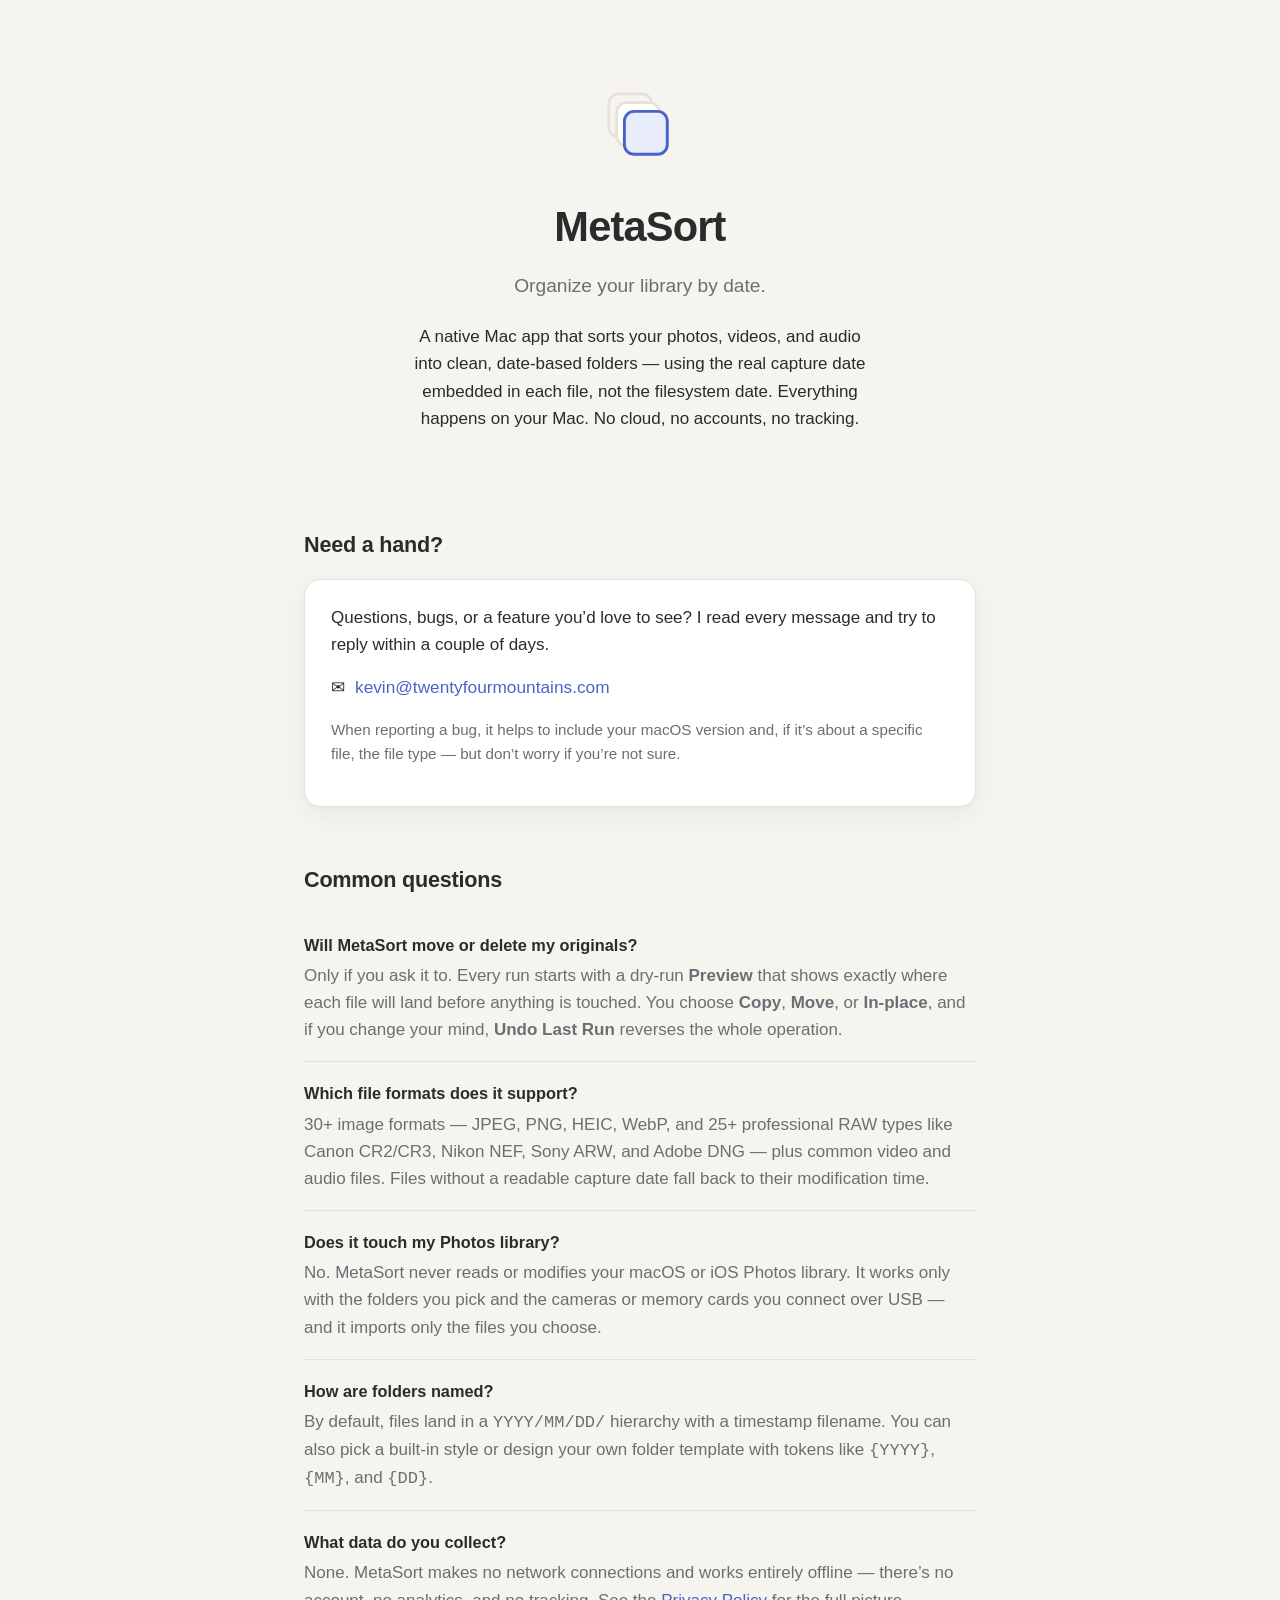
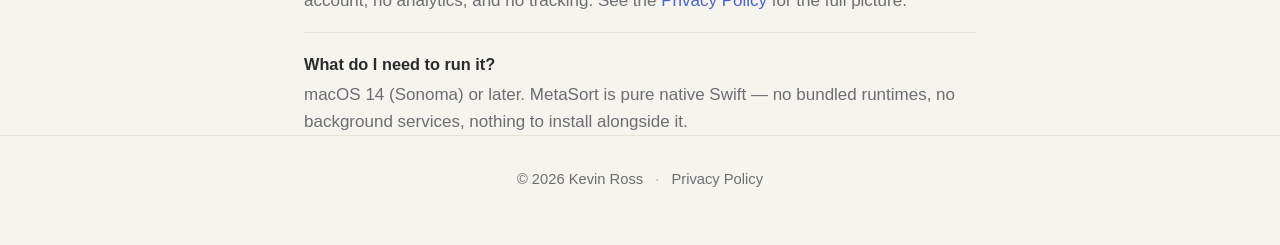
<file: metasort/index.html>
<!doctype html>
<html lang="en">
<head>
  <meta charset="utf-8">
  <meta name="viewport" content="width=device-width, initial-scale=1">
  <title>MetaSort — Support</title>
  <meta name="description" content="Support and help for MetaSort, a native macOS app that organizes photos, videos, and audio into date-based folders using their capture date.">
  <link rel="stylesheet" href="style.css">
</head>
<body>
  <header class="hero">
    <svg class="stack" viewBox="0 0 80 80" aria-hidden="true">
      <rect class="back"  x="8"  y="6"  width="44" height="44" rx="10"></rect>
      <rect class="mid"   x="16" y="15" width="44" height="44" rx="10"></rect>
      <rect class="front" x="24" y="24" width="44" height="44" rx="10"></rect>
    </svg>
    <h1>MetaSort</h1>
    <p class="tagline">Organize your library by date.</p>
    <p class="lede">A native Mac app that sorts your photos, videos, and audio into clean,
      date-based folders &mdash; using the real capture date embedded in each file, not the
      filesystem date. Everything happens on your Mac. No cloud, no accounts, no tracking.</p>
  </header>

  <main class="wrap">

    <section id="support">
      <h2>Need a hand?</h2>
      <div class="card">
        <p>Questions, bugs, or a feature you&rsquo;d love to see? I read every message
          and try to reply within a couple of days.</p>
        <p class="contact">
          <span aria-hidden="true">&#9993;</span>
          <a href="mailto:kevin@twentyfourmountains.com?subject=MetaSort%20support">kevin@twentyfourmountains.com</a>
        </p>
        <p class="small">When reporting a bug, it helps to include your macOS version and,
          if it&rsquo;s about a specific file, the file type &mdash; but don&rsquo;t worry if
          you&rsquo;re not sure.</p>
      </div>
    </section>

    <section id="faq">
      <h2>Common questions</h2>

      <div class="faq-item">
        <h3>Will MetaSort move or delete my originals?</h3>
        <p>Only if you ask it to. Every run starts with a dry-run <strong>Preview</strong> that
          shows exactly where each file will land before anything is touched. You choose
          <strong>Copy</strong>, <strong>Move</strong>, or <strong>In-place</strong>, and if you
          change your mind, <strong>Undo Last Run</strong> reverses the whole operation.</p>
      </div>

      <div class="faq-item">
        <h3>Which file formats does it support?</h3>
        <p>30+ image formats &mdash; JPEG, PNG, HEIC, WebP, and 25+ professional RAW types like
          Canon CR2/CR3, Nikon NEF, Sony ARW, and Adobe DNG &mdash; plus common video and audio
          files. Files without a readable capture date fall back to their modification time.</p>
      </div>

      <div class="faq-item">
        <h3>Does it touch my Photos library?</h3>
        <p>No. MetaSort never reads or modifies your macOS or iOS Photos library. It works only
          with the folders you pick and the cameras or memory cards you connect over USB &mdash;
          and it imports only the files you choose.</p>
      </div>

      <div class="faq-item">
        <h3>How are folders named?</h3>
        <p>By default, files land in a <code>YYYY/MM/DD/</code> hierarchy with a timestamp
          filename. You can also pick a built-in style or design your own folder template with
          tokens like <code>{YYYY}</code>, <code>{MM}</code>, and <code>{DD}</code>.</p>
      </div>

      <div class="faq-item">
        <h3>What data do you collect?</h3>
        <p>None. MetaSort makes no network connections and works entirely offline &mdash; there&rsquo;s
          no account, no analytics, and no tracking. See the <a href="privacy.html">Privacy Policy</a>
          for the full picture.</p>
      </div>

      <div class="faq-item">
        <h3>What do I need to run it?</h3>
        <p>macOS 14 (Sonoma) or later. MetaSort is pure native Swift &mdash; no bundled runtimes,
          no background services, nothing to install alongside it.</p>
      </div>
    </section>

  </main>

  <footer>
    <div class="wrap">
      &copy; 2026 Kevin Ross
      <span class="dot">&middot;</span>
      <a href="privacy.html">Privacy Policy</a>
    </div>
  </footer>
</body>
</html>
</file>
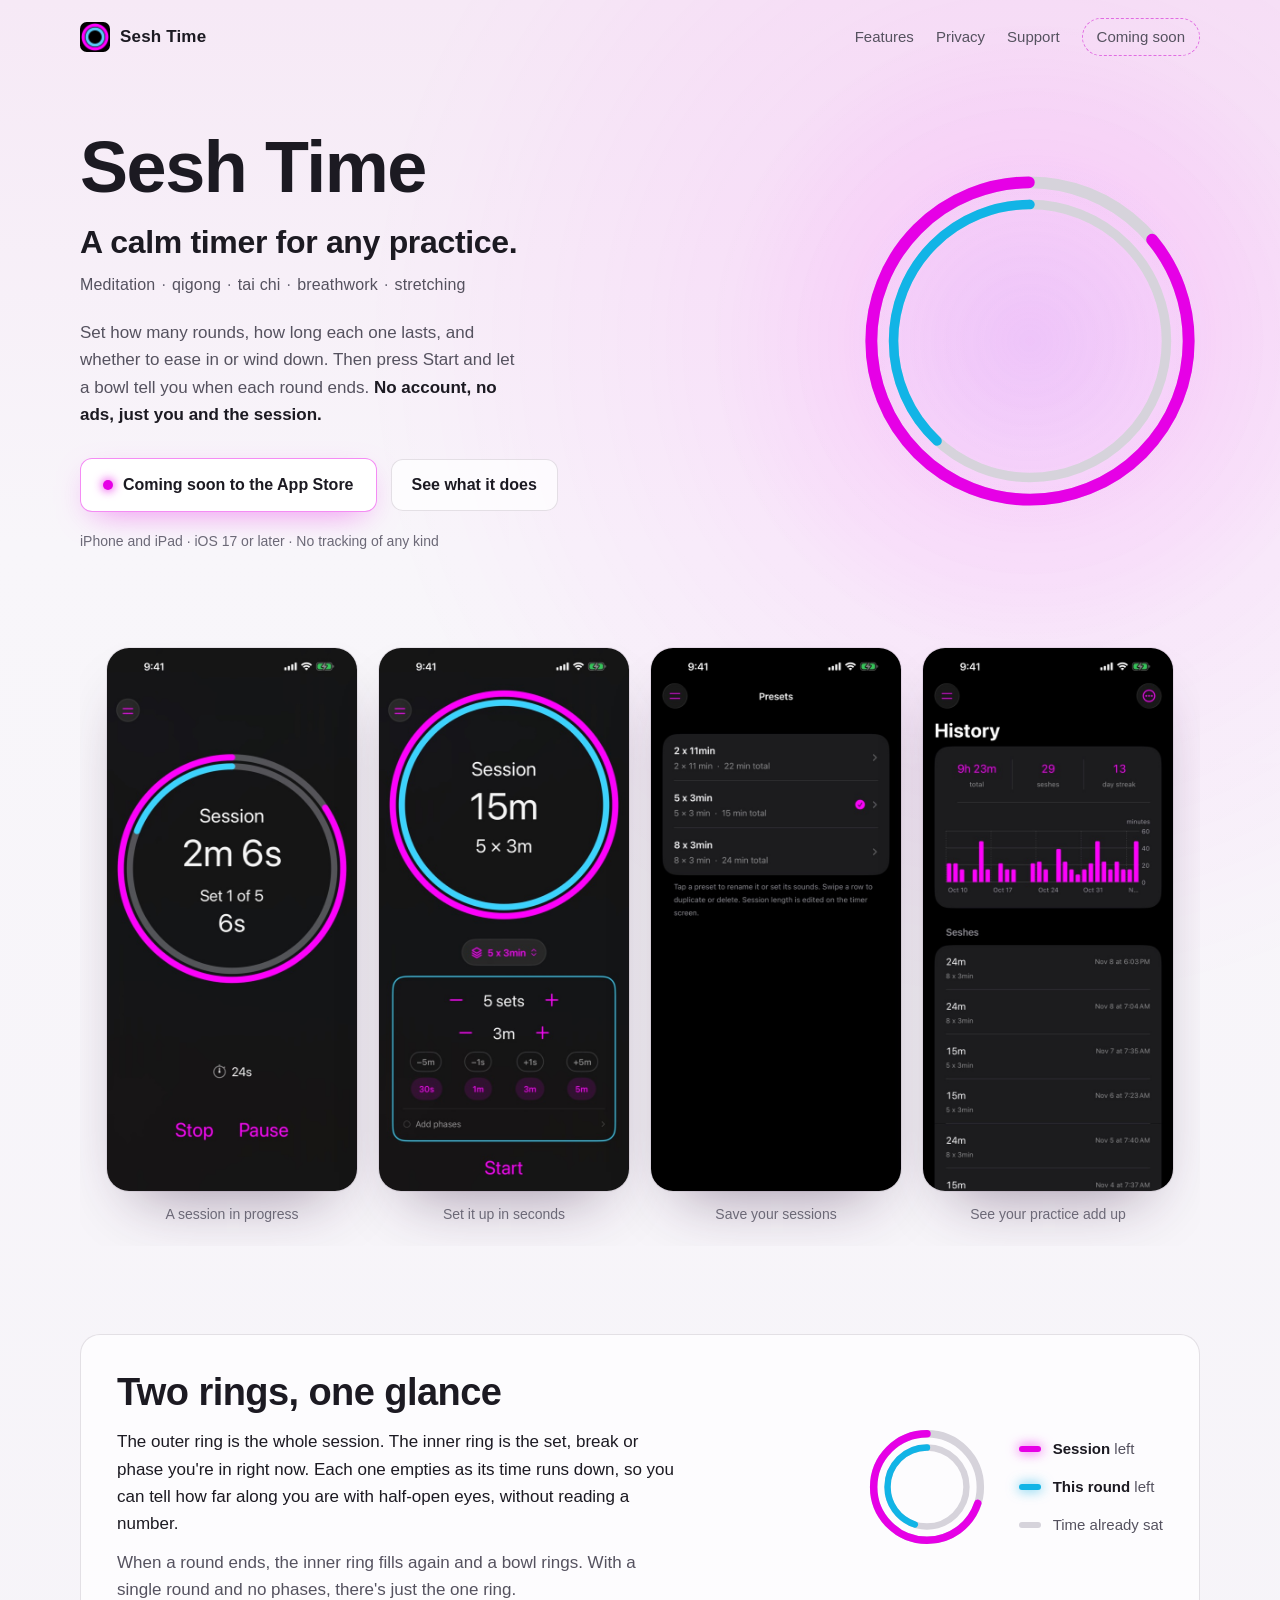
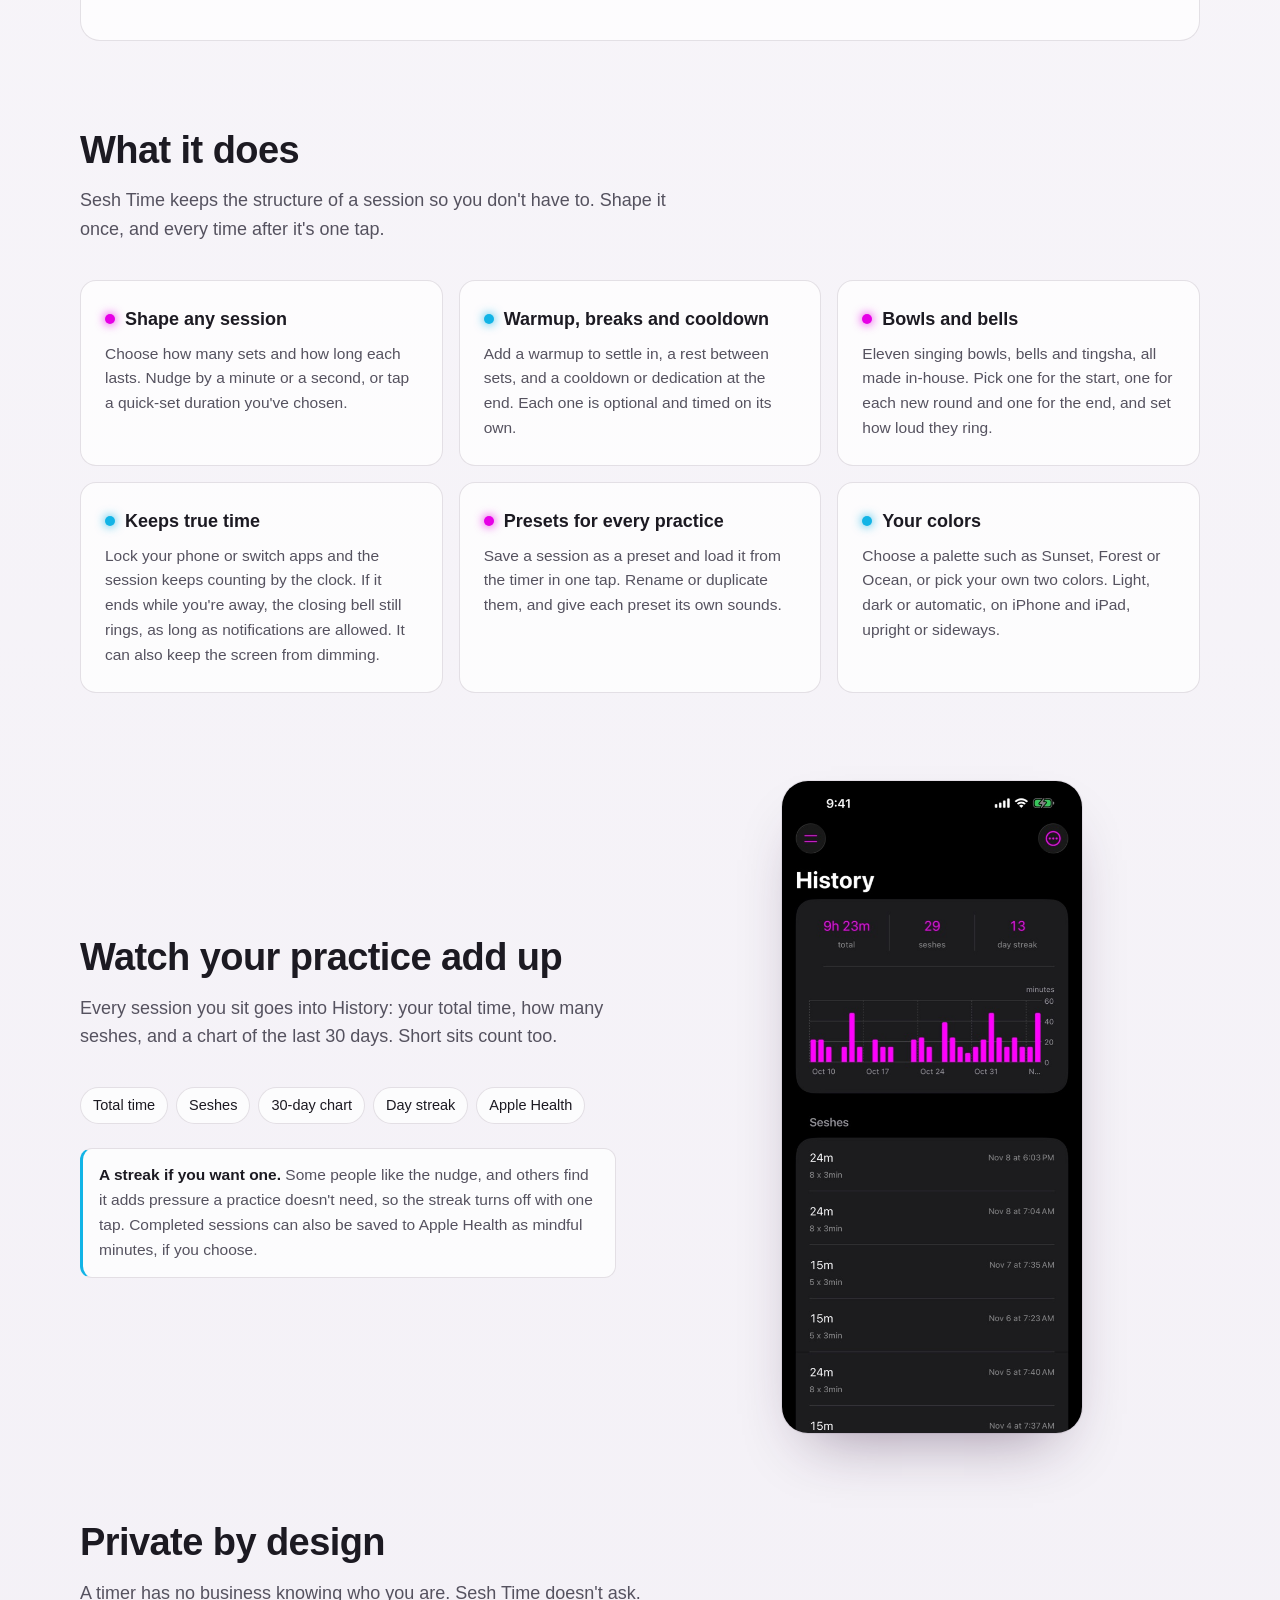
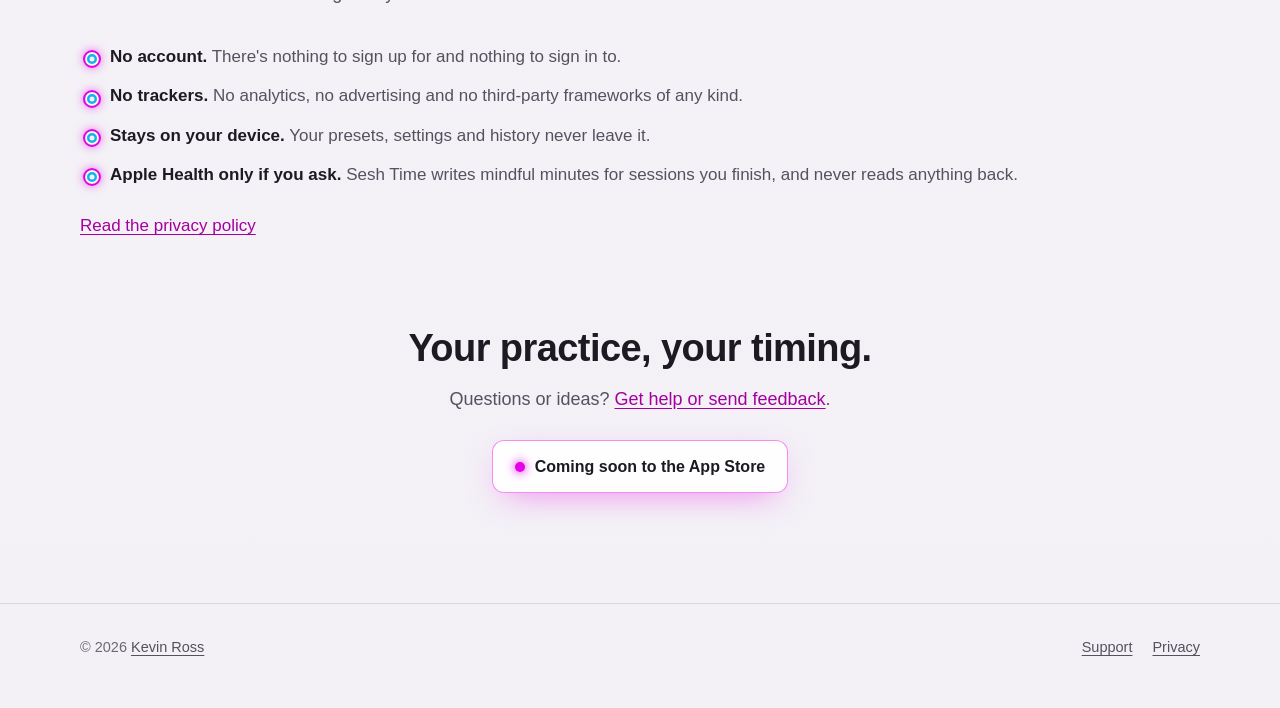
<file: seshtime/index.html>
<!doctype html>
<html lang="en">
<head>
  <meta charset="utf-8">
  <meta name="viewport" content="width=device-width, initial-scale=1">
  <title>Sesh Time · A calm timer for any practice</title>
  <meta name="description" content="A calm interval timer for meditation, qigong, breathwork and any practice you keep. Sets, warmup, breaks and cooldown, singing-bowl cues, and true time when your phone is locked. No account, no ads, no tracking.">
  <meta name="color-scheme" content="dark light">
  <meta name="theme-color" content="#0b0b0f" media="(prefers-color-scheme: dark)">
  <meta name="theme-color" content="#f8f6fa" media="(prefers-color-scheme: light)">
  <link rel="icon" type="image/png" href="media/favicon-64.png">
  <link rel="apple-touch-icon" href="media/apple-touch-icon.png">
  <meta property="og:type" content="website">
  <meta property="og:site_name" content="Sesh Time">
  <meta property="og:title" content="Sesh Time · A calm timer for any practice">
  <meta property="og:description" content="A calm interval timer for meditation, qigong, breathwork and any practice you keep.">
  <meta property="og:url" content="https://cocoabeans.github.io/apps/seshtime/">
  <meta property="og:image" content="https://cocoabeans.github.io/apps/seshtime/media/og-image.jpg?v=2">
  <meta property="og:image:width" content="1200">
  <meta property="og:image:height" content="630">
  <meta property="og:image:alt" content="Sesh Time: a calm timer for any practice. The app's magenta and cyan progress rings glowing on a dark background.">
  <meta name="twitter:card" content="summary_large_image">
  <link rel="stylesheet" href="style.css">
</head>
<body>
<header class="top">
  <div class="wrap">
    <a class="brand" href="#"><img src="media/icon-256.png" alt="" width="30" height="30">Sesh Time</a>
    <nav class="links" aria-label="Site">
      <a class="wide" href="#features">Features</a>
      <a class="wide" href="privacy.html">Privacy</a>
      <a href="support.html">Support</a>
      <span class="pill soon">Coming soon</span>
    </nav>
  </div>
</header>

<main>
  <div class="hero">
    <div class="wrap">
      <div>
        <h1>Sesh Time</h1>
        <p class="tagline">A calm timer for any practice.</p>
        <p class="practices">Meditation<span aria-hidden="true">·</span>qigong<span aria-hidden="true">·</span>tai&nbsp;chi<span aria-hidden="true">·</span>breathwork<span aria-hidden="true">·</span>stretching</p>
        <p class="intro">Set how many rounds, how long each one lasts, and whether to ease in or wind down. Then press Start and let a bowl tell you when each round ends. <strong>No account, no ads, just you and the session.</strong></p>
        <div class="cta">
          <span class="button soon"><span class="pulse" aria-hidden="true"></span>Coming soon to the App Store</span>
          <a class="ghost" href="#features">See what it does</a>
        </div>
        <p class="fine">iPhone and iPad · iOS 17 or later · No tracking of any kind</p>
      </div>

      <!-- The store header's key art: the session ring (magenta) and phase ring (cyan), each
           showing the time remaining, in a soft glow. -->
      <div class="art" aria-hidden="true">
        <svg viewBox="-600 -600 1200 1200" focusable="false">
          <defs>
            <radialGradient id="glow-wide"><stop offset="0" stop-color="#ff00ff" stop-opacity="0.16"/><stop offset="1" stop-color="#ff00ff" stop-opacity="0"/></radialGradient>
            <radialGradient id="glow-near"><stop offset="0" stop-color="#ff00ff" stop-opacity="0.14"/><stop offset="1" stop-color="#ff00ff" stop-opacity="0"/></radialGradient>
            <radialGradient id="glow-core"><stop offset="0" stop-color="#64d2ff" stop-opacity="0.10"/><stop offset="1" stop-color="#64d2ff" stop-opacity="0"/></radialGradient>
          </defs>
          <g class="glow">
            <circle r="420" fill="url(#glow-wide)"/>
            <circle r="200" fill="url(#glow-near)"/>
            <circle r="120" fill="url(#glow-core)"/>
          </g>
          <circle class="track" r="100" stroke-width="7.5"/>
          <circle class="track" r="86" stroke-width="6"/>
          <circle class="arc session" r="100" stroke-width="7.5" pathLength="100" transform="rotate(-90)"/>
          <circle class="arc phase" r="86" stroke-width="6" pathLength="100" transform="rotate(-90)"/>
        </svg>
      </div>
    </div>
  </div>

  <div class="wrap gallery">
    <div class="gallery-track" tabindex="0" aria-label="Sesh Time screenshots">
      <figure>
        <img src="media/1-running.jpg" alt="A session in progress: the outer ring shows 2 minutes 6 seconds left in the session, the inner ring 6 seconds left in set 1 of 5" width="552" height="1200">
        <figcaption>A session in progress</figcaption>
      </figure>
      <figure>
        <img src="media/2-setup.jpg" alt="Setting up a session: 5 sets of 3 minutes, with fine steppers, quick-set durations and an Add phases row" width="552" height="1200">
        <figcaption>Set it up in seconds</figcaption>
      </figure>
      <figure>
        <img src="media/3-presets.jpg" alt="The Presets screen listing saved sessions such as 5 × 3 min and 8 × 3 min, with their total lengths" width="552" height="1200">
        <figcaption>Save your sessions</figcaption>
      </figure>
      <figure>
        <img src="media/4-history.jpg" alt="The History screen: total time, number of seshes and a day streak above a 30-day bar chart and a list of recent seshes" width="552" height="1200" loading="lazy">
        <figcaption>See your practice add up</figcaption>
      </figure>
    </div>
    <div class="gallery-nav">
      <button class="gallery-btn" type="button" data-dir="-1" aria-label="Previous screenshots"><svg viewBox="0 0 20 20" fill="none" stroke="currentColor" stroke-width="2" stroke-linecap="round" stroke-linejoin="round" aria-hidden="true"><path d="M12 4 6 10l6 6"/></svg></button>
      <button class="gallery-btn" type="button" data-dir="1" aria-label="Next screenshots"><svg viewBox="0 0 20 20" fill="none" stroke="currentColor" stroke-width="2" stroke-linecap="round" stroke-linejoin="round" aria-hidden="true"><path d="m8 4 6 6-6 6"/></svg></button>
    </div>
  </div>

  <section>
    <div class="wrap">
      <div class="glance">
        <div>
          <h2>Two rings, one glance</h2>
          <p>The outer ring is the whole session. The inner ring is the set, break or phase you're in right now. Each one empties as its time runs down, so you can tell how far along you are with half-open eyes, without reading a number.</p>
          <p>When a round ends, the inner ring fills again and a bowl rings. With a single round and no phases, there's just the one ring.</p>
        </div>
        <div class="key">
          <svg viewBox="-60 -60 120 120" aria-hidden="true" focusable="false">
            <circle class="track" r="50" stroke-width="7"/>
            <circle class="track" r="37" stroke-width="6"/>
            <circle class="arc session" r="50" stroke-width="7" pathLength="100" transform="rotate(-90)"/>
            <circle class="arc phase" r="37" stroke-width="6" pathLength="100" transform="rotate(-90)"/>
          </svg>
          <ul class="legend" aria-label="What the rings show">
            <li><span class="swatch c-session"></span><span><strong>Session</strong> left</span></li>
            <li><span class="swatch c-phase"></span><span><strong>This round</strong> left</span></li>
            <li><span class="swatch c-track"></span><span>Time already sat</span></li>
          </ul>
        </div>
      </div>
    </div>
  </section>

  <section id="features">
    <div class="wrap">
      <h2>What it does</h2>
      <p class="lede">Sesh Time keeps the structure of a session so you don't have to. Shape it once, and every time after it's one tap.</p>
      <div class="grid">
        <div class="card">
          <h3><span class="dot c-session"></span>Shape any session</h3>
          <p>Choose how many sets and how long each lasts. Nudge by a minute or a second, or tap a quick-set duration you've chosen.</p>
        </div>
        <div class="card">
          <h3><span class="dot c-phase"></span>Warmup, breaks and cooldown</h3>
          <p>Add a warmup to settle in, a rest between sets, and a cooldown or dedication at the end. Each one is optional and timed on its own.</p>
        </div>
        <div class="card">
          <h3><span class="dot c-session"></span>Bowls and bells</h3>
          <p>Eleven singing bowls, bells and tingsha, all made in-house. Pick one for the start, one for each new round and one for the end, and set how loud they ring.</p>
        </div>
        <div class="card">
          <h3><span class="dot c-phase"></span>Keeps true time</h3>
          <p>Lock your phone or switch apps and the session keeps counting by the clock. If it ends while you're away, the closing bell still rings, as long as notifications are allowed. It can also keep the screen from dimming.</p>
        </div>
        <div class="card">
          <h3><span class="dot c-session"></span>Presets for every practice</h3>
          <p>Save a session as a preset and load it from the timer in one tap. Rename or duplicate them, and give each preset its own sounds.</p>
        </div>
        <div class="card">
          <h3><span class="dot c-phase"></span>Your colors</h3>
          <p>Choose a palette such as Sunset, Forest or Ocean, or pick your own two colors. Light, dark or automatic, on iPhone and iPad, upright or sideways.</p>
        </div>
      </div>
    </div>
  </section>

  <section>
    <div class="wrap split">
      <div>
        <h2>Watch your practice add up</h2>
        <p class="lede">Every session you sit goes into History: your total time, how many seshes, and a chart of the last 30 days. Short sits count too.</p>
        <ul class="chips" aria-label="What History shows">
          <li>Total time</li><li>Seshes</li><li>30-day chart</li><li>Day streak</li><li>Apple Health</li>
        </ul>
        <p class="tip"><strong>A streak if you want one.</strong> Some people like the nudge, and others find it adds pressure a practice doesn't need, so the streak turns off with one tap. Completed sessions can also be saved to Apple Health as mindful minutes, if you choose.</p>
      </div>
      <img src="media/4-history.jpg" alt="" width="552" height="1200" loading="lazy">
    </div>
  </section>

  <section id="privacy">
    <div class="wrap">
      <h2>Private by design</h2>
      <p class="lede">A timer has no business knowing who you are. Sesh Time doesn't ask.</p>
      <ul class="checks">
        <li><strong>No account.</strong> There's nothing to sign up for and nothing to sign in to.</li>
        <li><strong>No trackers.</strong> No analytics, no advertising and no third-party frameworks of any kind.</li>
        <li><strong>Stays on your device.</strong> Your presets, settings and history never leave it.</li>
        <li><strong>Apple Health only if you ask.</strong> Sesh Time writes mindful minutes for sessions you finish, and never reads anything back.</li>
      </ul>
      <p class="more"><a href="privacy.html">Read the privacy policy</a></p>
    </div>
  </section>

  <section class="closing">
    <div class="wrap">
      <h2>Your practice, your timing.</h2>
      <p class="lede">Questions or ideas? <a href="support.html">Get help or send feedback</a>.</p>
      <div class="cta">
        <span class="button soon"><span class="pulse" aria-hidden="true"></span>Coming soon to the App Store</span>
      </div>
    </div>
  </section>
</main>

<footer>
  <div class="wrap">
    <span>&copy; 2026 <a href="https://cocoabeans.github.io/">Kevin Ross</a></span>
    <nav aria-label="Footer">
      <a href="support.html">Support</a>
      <a href="privacy.html">Privacy</a>
    </nav>
  </div>
</footer>

<script>
  // Gallery arrows: scroll the strip by most of its visible width, and only show them
  // when the strip overflows.
  document.querySelectorAll(".gallery").forEach(function (gallery) {
    var track = gallery.querySelector(".gallery-track");
    var buttons = gallery.querySelectorAll(".gallery-btn");
    function update() {
      var max = track.scrollWidth - track.clientWidth - 2;
      buttons[0].disabled = track.scrollLeft <= 2;
      buttons[1].disabled = track.scrollLeft >= max;
      gallery.classList.toggle("scrollable", max > 0);
    }
    buttons.forEach(function (button) {
      button.addEventListener("click", function () {
        track.scrollBy({ left: Number(button.dataset.dir) * track.clientWidth * 0.8, behavior: "smooth" });
      });
    });
    track.addEventListener("scroll", update, { passive: true });
    window.addEventListener("resize", update);
    update();
  });
</script>
</body>
</html>
</file>
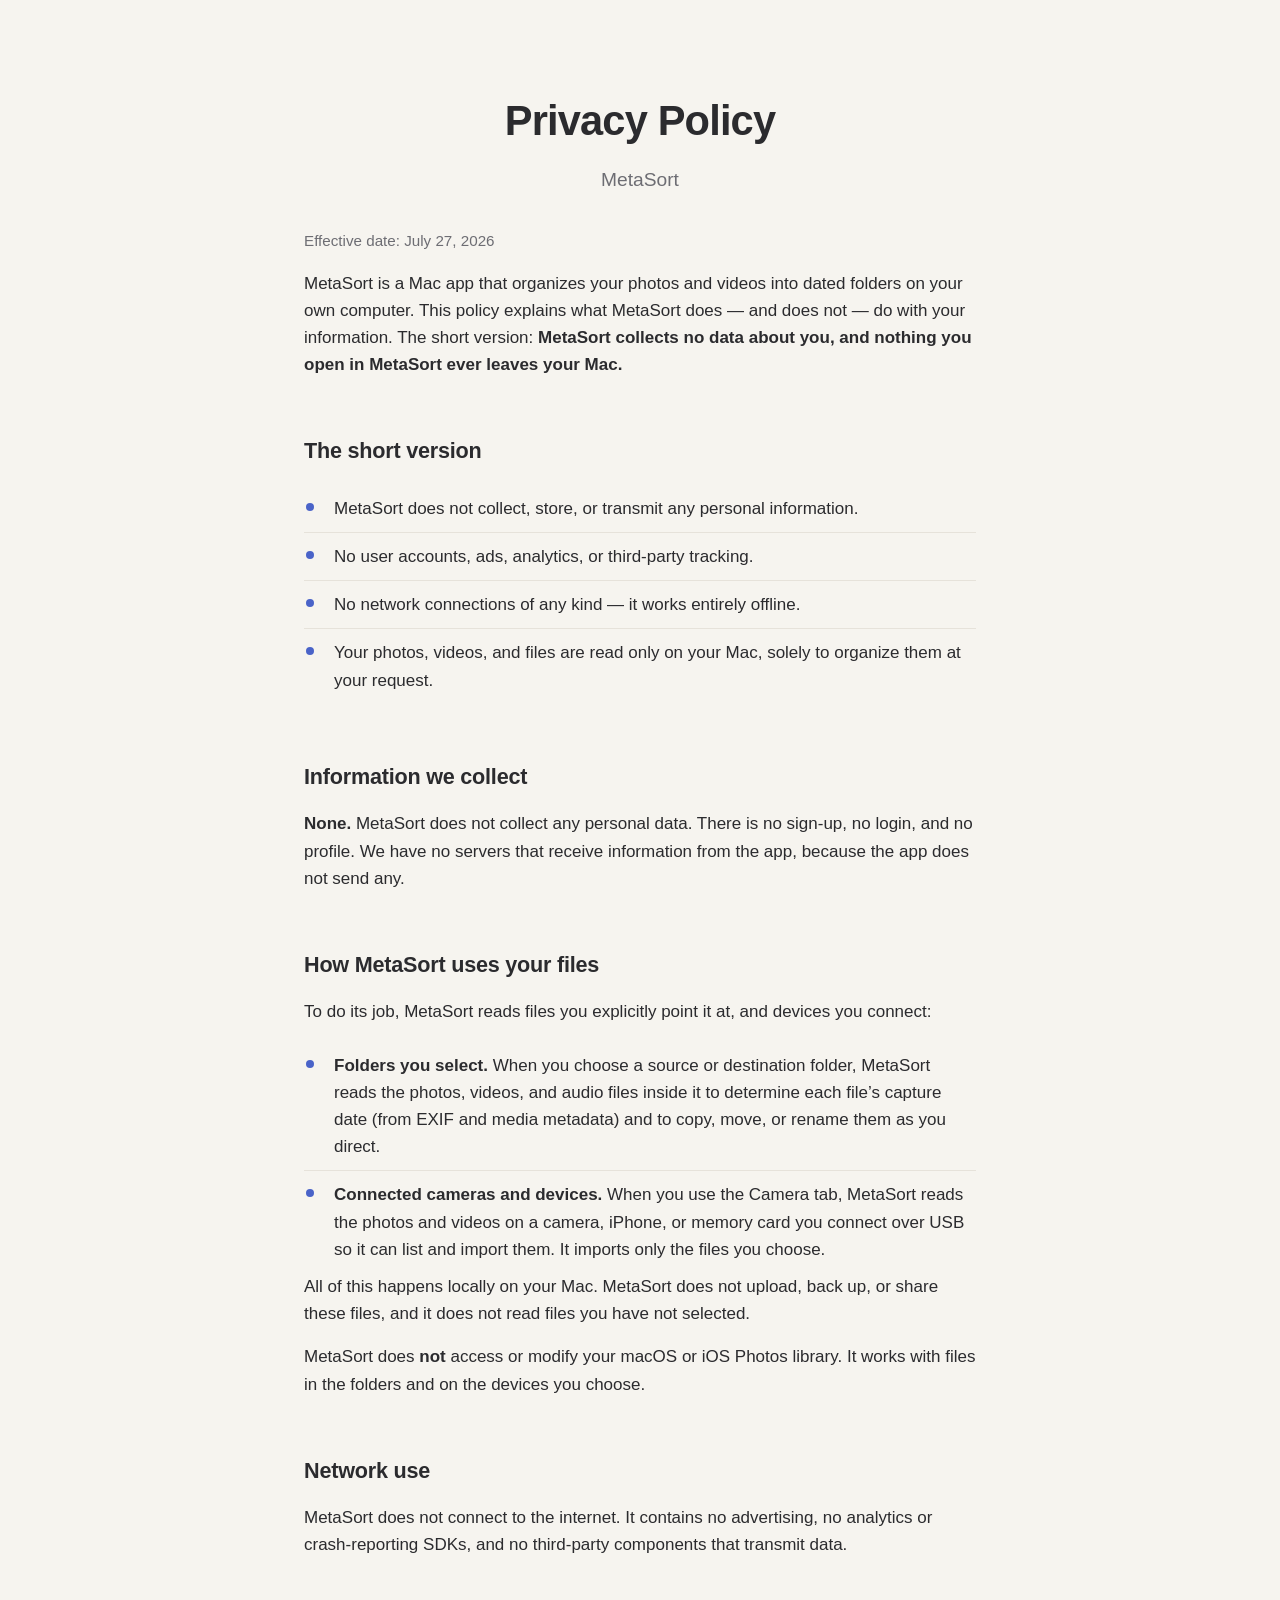
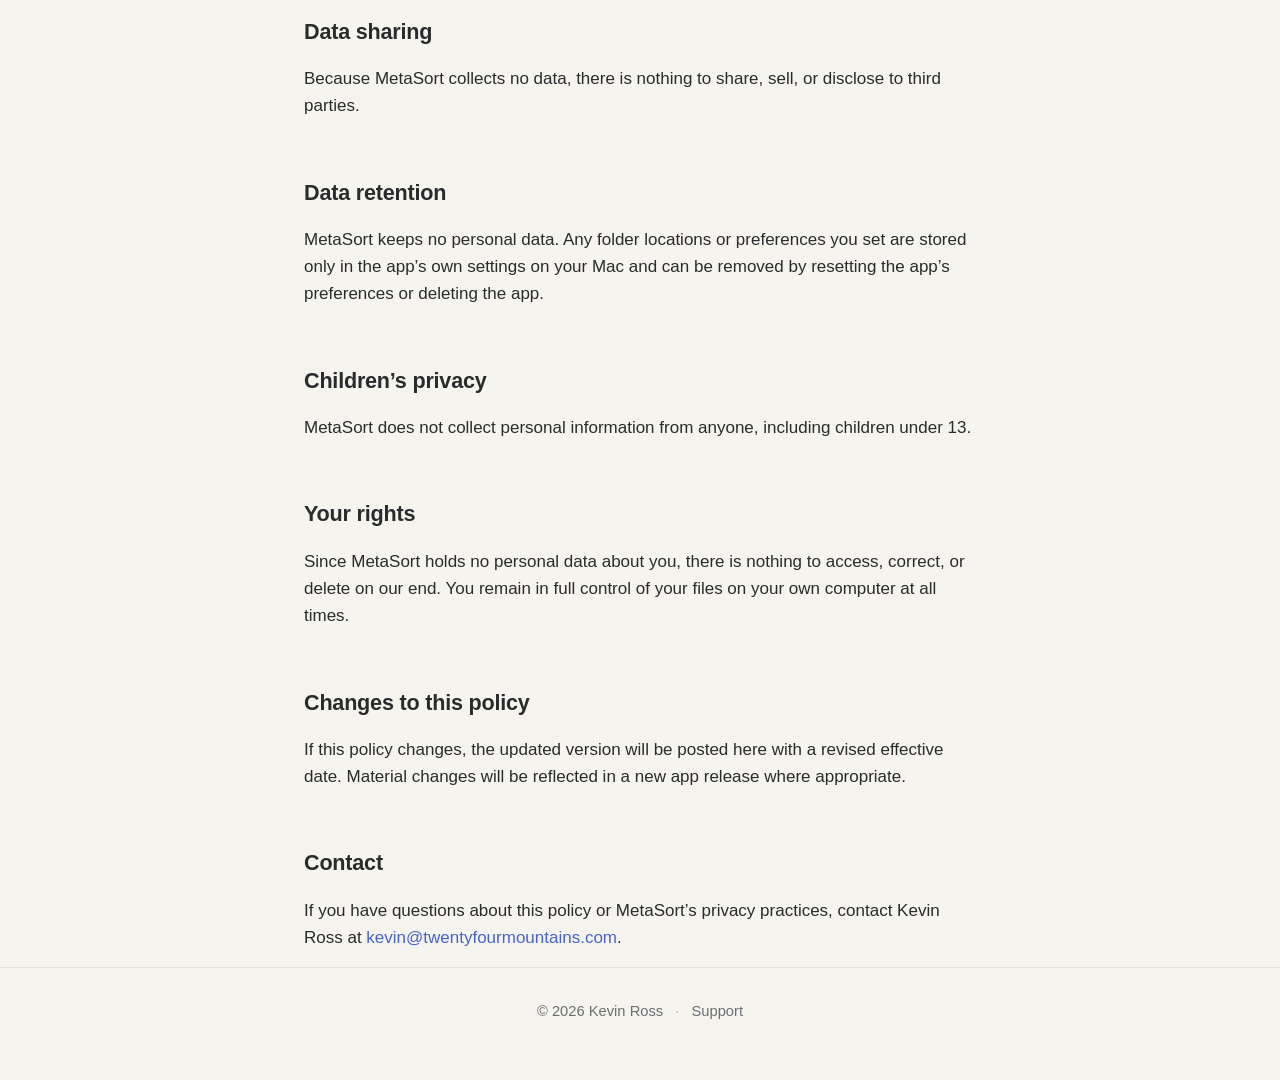
<file: metasort/privacy.html>
<!doctype html>
<html lang="en">
<head>
  <meta charset="utf-8">
  <meta name="viewport" content="width=device-width, initial-scale=1">
  <title>MetaSort — Privacy Policy</title>
  <meta name="description" content="MetaSort collects no data and makes no network connections. No account, no analytics, no tracking. Your files never leave your Mac.">
  <link rel="stylesheet" href="style.css">
</head>
<body>
  <header class="hero">
    <h1>Privacy Policy</h1>
    <p class="tagline">MetaSort</p>
  </header>

  <main class="wrap">
    <p class="updated">Effective date: July 27, 2026</p>

    <p>MetaSort is a Mac app that organizes your photos and videos into dated folders on your
      own computer. This policy explains what MetaSort does &mdash; and does not &mdash; do with
      your information. The short version: <strong>MetaSort collects no data about you, and
      nothing you open in MetaSort ever leaves your Mac.</strong></p>

    <section>
      <h2>The short version</h2>
      <ul class="pledge">
        <li>MetaSort does not collect, store, or transmit any personal information.</li>
        <li>No user accounts, ads, analytics, or third-party tracking.</li>
        <li>No network connections of any kind &mdash; it works entirely offline.</li>
        <li>Your photos, videos, and files are read only on your Mac, solely to organize them at your request.</li>
      </ul>
    </section>

    <section>
      <h2>Information we collect</h2>
      <p><strong>None.</strong> MetaSort does not collect any personal data. There is no sign-up,
        no login, and no profile. We have no servers that receive information from the app,
        because the app does not send any.</p>
    </section>

    <section>
      <h2>How MetaSort uses your files</h2>
      <p>To do its job, MetaSort reads files you explicitly point it at, and devices you connect:</p>
      <ul class="pledge">
        <li><strong>Folders you select.</strong> When you choose a source or destination folder,
          MetaSort reads the photos, videos, and audio files inside it to determine each
          file&rsquo;s capture date (from EXIF and media metadata) and to copy, move, or rename
          them as you direct.</li>
        <li><strong>Connected cameras and devices.</strong> When you use the Camera tab, MetaSort
          reads the photos and videos on a camera, iPhone, or memory card you connect over USB so
          it can list and import them. It imports only the files you choose.</li>
      </ul>
      <p>All of this happens locally on your Mac. MetaSort does not upload, back up, or share
        these files, and it does not read files you have not selected.</p>
      <p>MetaSort does <strong>not</strong> access or modify your macOS or iOS Photos library. It
        works with files in the folders and on the devices you choose.</p>
    </section>

    <section>
      <h2>Network use</h2>
      <p>MetaSort does not connect to the internet. It contains no advertising, no analytics or
        crash-reporting SDKs, and no third-party components that transmit data.</p>
    </section>

    <section>
      <h2>Data sharing</h2>
      <p>Because MetaSort collects no data, there is nothing to share, sell, or disclose to third
        parties.</p>
    </section>

    <section>
      <h2>Data retention</h2>
      <p>MetaSort keeps no personal data. Any folder locations or preferences you set are stored
        only in the app&rsquo;s own settings on your Mac and can be removed by resetting the
        app&rsquo;s preferences or deleting the app.</p>
    </section>

    <section>
      <h2>Children&rsquo;s privacy</h2>
      <p>MetaSort does not collect personal information from anyone, including children under 13.</p>
    </section>

    <section>
      <h2>Your rights</h2>
      <p>Since MetaSort holds no personal data about you, there is nothing to access, correct, or
        delete on our end. You remain in full control of your files on your own computer at all
        times.</p>
    </section>

    <section>
      <h2>Changes to this policy</h2>
      <p>If this policy changes, the updated version will be posted here with a revised effective
        date. Material changes will be reflected in a new app release where appropriate.</p>
    </section>

    <section>
      <h2>Contact</h2>
      <p>If you have questions about this policy or MetaSort&rsquo;s privacy practices, contact
        Kevin Ross at
        <a href="mailto:kevin@twentyfourmountains.com?subject=MetaSort%20privacy">kevin@twentyfourmountains.com</a>.</p>
    </section>
  </main>

  <footer>
    <div class="wrap">
      &copy; 2026 Kevin Ross
      <span class="dot">&middot;</span>
      <a href="index.html">Support</a>
    </div>
  </footer>
</body>
</html>
</file>
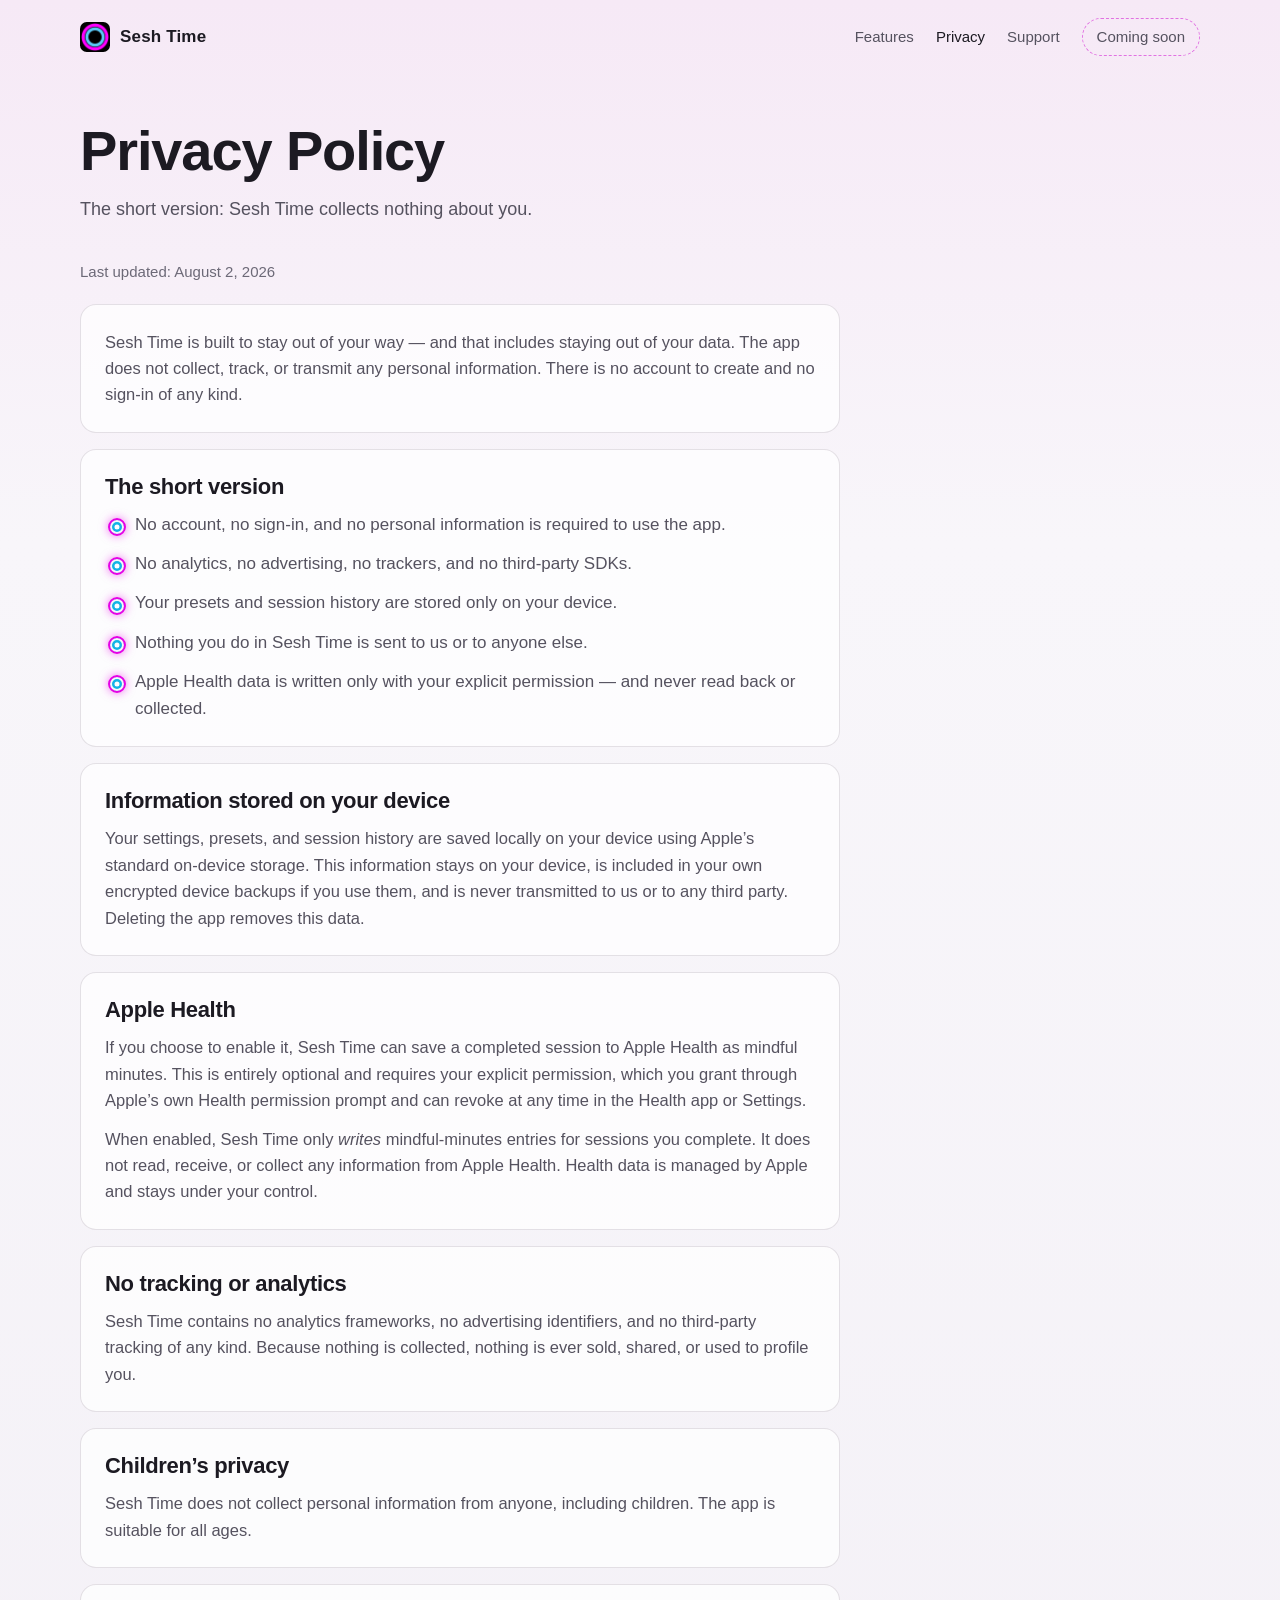
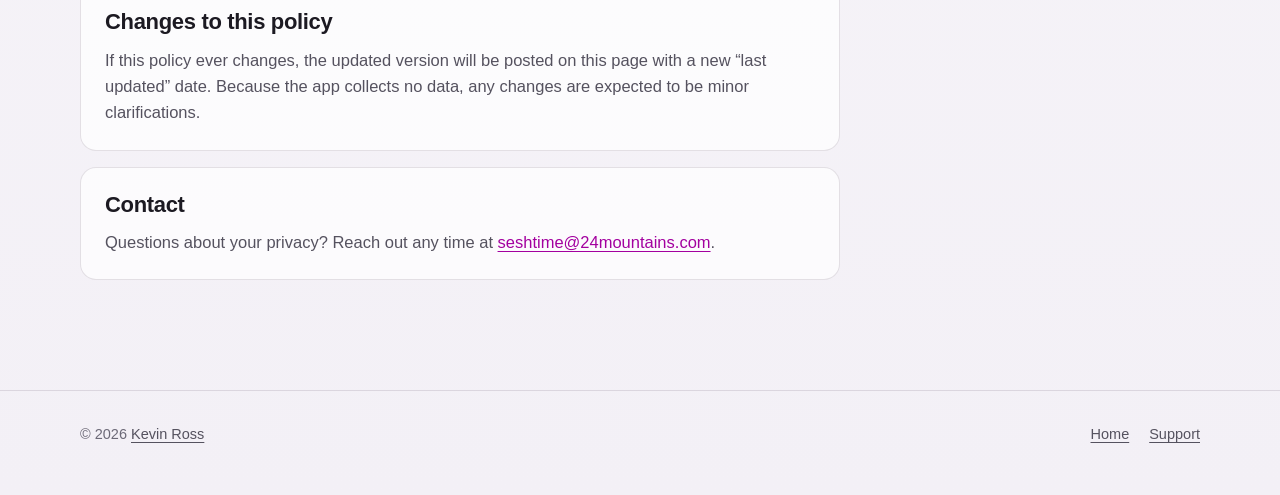
<file: seshtime/privacy.html>
<!doctype html>
<html lang="en">
<head>
  <meta charset="utf-8">
  <meta name="viewport" content="width=device-width, initial-scale=1">
  <title>Sesh Time · Privacy Policy</title>
  <meta name="description" content="Sesh Time collects no personal data. No account, no analytics, no tracking. Apple Health is written only with your permission.">
  <meta name="color-scheme" content="dark light">
  <meta name="theme-color" content="#0b0b0f" media="(prefers-color-scheme: dark)">
  <meta name="theme-color" content="#f8f6fa" media="(prefers-color-scheme: light)">
  <link rel="icon" type="image/png" href="media/favicon-64.png">
  <link rel="apple-touch-icon" href="media/apple-touch-icon.png">
  <link rel="stylesheet" href="style.css">
</head>
<body>
<header class="top">
  <div class="wrap">
    <a class="brand" href="index.html"><img src="media/icon-256.png" alt="" width="30" height="30">Sesh Time</a>
    <nav class="links" aria-label="Site">
      <a class="wide" href="index.html#features">Features</a>
      <a class="wide" href="privacy.html" aria-current="page">Privacy</a>
      <a href="support.html">Support</a>
      <span class="pill soon">Coming soon</span>
    </nav>
  </div>
</header>

<main>
  <div class="page-head">
    <div class="wrap">
      <h1>Privacy Policy</h1>
      <p class="lede">The short version: Sesh Time collects nothing about you.</p>
    </div>
  </div>

  <div class="wrap prose">
    <p class="updated">Last updated: August 2, 2026</p>

    <div class="card">
      <p>Sesh Time is built to stay out of your way &mdash; and that includes staying out of
        your data. The app does not collect, track, or transmit any personal information.
        There is no account to create and no sign-in of any kind.</p>
    </div>

    <div class="card">
      <h2>The short version</h2>
      <ul class="checks">
        <li>No account, no sign-in, and no personal information is required to use the app.</li>
        <li>No analytics, no advertising, no trackers, and no third-party SDKs.</li>
        <li>Your presets and session history are stored only on your device.</li>
        <li>Nothing you do in Sesh Time is sent to us or to anyone else.</li>
        <li>Apple Health data is written only with your explicit permission &mdash; and never read back or collected.</li>
      </ul>
    </div>

    <div class="card">
      <h2>Information stored on your device</h2>
      <p>Your settings, presets, and session history are saved locally on your device using
        Apple&rsquo;s standard on-device storage. This information stays on your device, is
        included in your own encrypted device backups if you use them, and is never
        transmitted to us or to any third party. Deleting the app removes this data.</p>
    </div>

    <div class="card">
      <h2>Apple Health</h2>
      <p>If you choose to enable it, Sesh Time can save a completed session to Apple Health
        as mindful minutes. This is entirely optional and requires your explicit permission,
        which you grant through Apple&rsquo;s own Health permission prompt and can revoke at
        any time in the Health app or Settings.</p>
      <p>When enabled, Sesh Time only <em>writes</em> mindful-minutes entries for sessions
        you complete. It does not read, receive, or collect any information from Apple Health.
        Health data is managed by Apple and stays under your control.</p>
    </div>

    <div class="card">
      <h2>No tracking or analytics</h2>
      <p>Sesh Time contains no analytics frameworks, no advertising identifiers, and no
        third-party tracking of any kind. Because nothing is collected, nothing is ever
        sold, shared, or used to profile you.</p>
    </div>

    <div class="card">
      <h2>Children&rsquo;s privacy</h2>
      <p>Sesh Time does not collect personal information from anyone, including children.
        The app is suitable for all ages.</p>
    </div>

    <div class="card">
      <h2>Changes to this policy</h2>
      <p>If this policy ever changes, the updated version will be posted on this page with a
        new &ldquo;last updated&rdquo; date. Because the app collects no data, any changes are
        expected to be minor clarifications.</p>
    </div>

    <div class="card">
      <h2>Contact</h2>
      <p>Questions about your privacy? Reach out any time at
        <a href="mailto:seshtime@24mountains.com?subject=Sesh%20Time%20privacy">seshtime@24mountains.com</a>.</p>
    </div>
  </div>
</main>

<footer>
  <div class="wrap">
    <span>&copy; 2026 <a href="https://cocoabeans.github.io/">Kevin Ross</a></span>
    <nav aria-label="Footer">
      <a href="index.html">Home</a>
      <a href="support.html">Support</a>
    </nav>
  </div>
</footer>
</body>
</html>
</file>
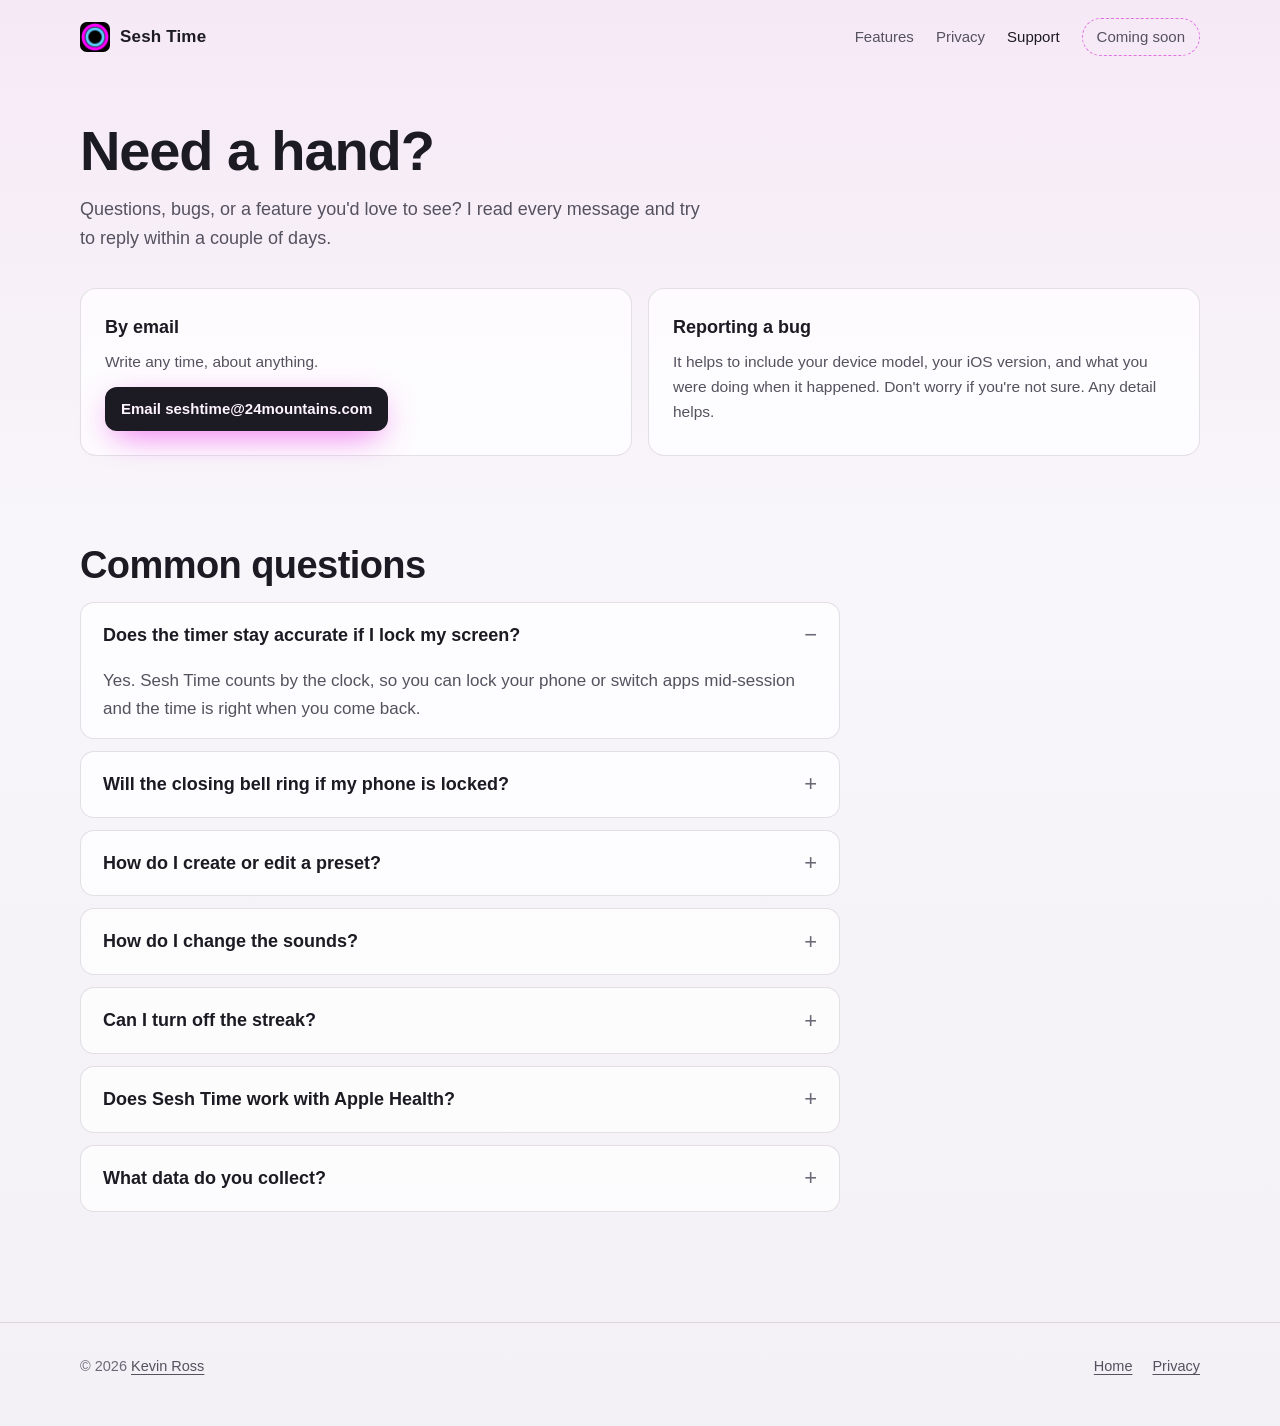
<file: seshtime/support.html>
<!doctype html>
<html lang="en">
<head>
  <meta charset="utf-8">
  <meta name="viewport" content="width=device-width, initial-scale=1">
  <title>Sesh Time · Help and feedback</title>
  <meta name="description" content="Get help with Sesh Time or send feedback. Answers to common questions about presets, sounds, locked-screen timing, history and Apple Health.">
  <meta name="color-scheme" content="dark light">
  <meta name="theme-color" content="#0b0b0f" media="(prefers-color-scheme: dark)">
  <meta name="theme-color" content="#f8f6fa" media="(prefers-color-scheme: light)">
  <link rel="icon" type="image/png" href="media/favicon-64.png">
  <link rel="apple-touch-icon" href="media/apple-touch-icon.png">
  <meta property="og:title" content="Sesh Time · Help and feedback">
  <meta property="og:image" content="https://cocoabeans.github.io/apps/seshtime/media/og-image.jpg?v=2">
  <link rel="stylesheet" href="style.css">
</head>
<body>
<header class="top">
  <div class="wrap">
    <a class="brand" href="index.html"><img src="media/icon-256.png" alt="" width="30" height="30">Sesh Time</a>
    <nav class="links" aria-label="Site">
      <a class="wide" href="index.html#features">Features</a>
      <a class="wide" href="privacy.html">Privacy</a>
      <a href="support.html" aria-current="page">Support</a>
      <span class="pill soon">Coming soon</span>
    </nav>
  </div>
</header>

<main>
  <div class="page-head">
    <div class="wrap">
      <h1>Need a hand?</h1>
      <p class="lede">Questions, bugs, or a feature you'd love to see? I read every message and try to reply within a couple of days.</p>
    </div>
  </div>

  <div class="wrap">
    <div class="install">
      <div class="card">
        <h3>By email</h3>
        <p>Write any time, about anything.</p>
        <p><a class="button small" href="mailto:seshtime@24mountains.com?subject=Sesh%20Time%20support">Email seshtime@24mountains.com</a></p>
      </div>
      <div class="card">
        <h3>Reporting a bug</h3>
        <p>It helps to include your device model, your iOS version, and what you were doing when it happened. Don't worry if you're not sure. Any detail helps.</p>
      </div>
    </div>
  </div>

  <section>
    <div class="wrap">
      <h2>Common questions</h2>
      <div class="faq">
        <details open>
          <summary>Does the timer stay accurate if I lock my screen?</summary>
          <p>Yes. Sesh Time counts by the clock, so you can lock your phone or switch apps mid-session and the time is right when you come back.</p>
        </details>
        <details>
          <summary>Will the closing bell ring if my phone is locked?</summary>
          <p>Yes, if you allow notifications. The first time you start a session, Sesh Time asks to send notifications so the closing bell can ring while the app is in the background. If you said no, you can turn them on in Settings › Notifications › Sesh Time. Either way, the session is still timed correctly.</p>
        </details>
        <details>
          <summary>How do I create or edit a preset?</summary>
          <p>Set up a session on the timer screen, then tap the preset menu above the steppers and choose Save Current Preset as…</p>
          <p>To change one later, open Presets from the menu and tap it. You can rename it, change its sets and phases, and pick its sounds.</p>
        </details>
        <details>
          <summary>How do I change the sounds?</summary>
          <p>Settings › Sounds sets the volume and the default sounds for the start of a session, each new round and the end. Any preset can use its own sounds instead: open it from Presets and choose them under Sounds.</p>
        </details>
        <details>
          <summary>Can I turn off the streak?</summary>
          <p>Yes. In History, tap the ⋯ button and switch off Show streak. Your history stays exactly as it is.</p>
        </details>
        <details>
          <summary>Does Sesh Time work with Apple Health?</summary>
          <p>Optionally, yes. Turn on Share with Health in Settings and finished sessions of a minute or longer are saved to Apple Health as mindful minutes. It's entirely opt-in, and Sesh Time never reads anything back from Health.</p>
        </details>
        <details>
          <summary>What data do you collect?</summary>
          <p>None. There's no account, no analytics and no tracking, and your session history stays on your device. See the <a href="privacy.html">privacy policy</a> for the full picture.</p>
        </details>
      </div>
    </div>
  </section>
</main>

<footer>
  <div class="wrap">
    <span>&copy; 2026 <a href="https://cocoabeans.github.io/">Kevin Ross</a></span>
    <nav aria-label="Footer">
      <a href="index.html">Home</a>
      <a href="privacy.html">Privacy</a>
    </nav>
  </div>
</footer>
</body>
</html>
</file>
<file: metasort/style.css>
/* MetaSort — site styles
   Clean, precise, theme-aware. No external assets.
   Shares the AppPages family look; indigo accent distinguishes it from Sesh Time. */

:root {
  --bg: #f6f4ef;
  --surface: #ffffff;
  --text: #2b2b2e;
  --muted: #6d6d73;
  --hairline: #e6e2da;
  --accent: #4a63c8;      /* indigo — precise, organized */
  --accent-soft: #e9ecfa;
  --shadow: 0 1px 2px rgba(0,0,0,.04), 0 8px 24px rgba(0,0,0,.05);
  --radius: 16px;
  --maxw: 720px;
}

@media (prefers-color-scheme: dark) {
  :root {
    --bg: #16181a;
    --surface: #1e2124;
    --text: #e9e7e2;
    --muted: #9a9894;
    --hairline: #2c2f33;
    --accent: #93a6f2;
    --accent-soft: #1d2138;
    --shadow: 0 1px 2px rgba(0,0,0,.3), 0 10px 30px rgba(0,0,0,.35);
  }
}

* { box-sizing: border-box; }

html { -webkit-text-size-adjust: 100%; }

body {
  margin: 0;
  background: var(--bg);
  color: var(--text);
  font-family: -apple-system, BlinkMacSystemFont, "Segoe UI", Roboto, Helvetica, Arial, sans-serif;
  line-height: 1.6;
  font-size: 17px;
  -webkit-font-smoothing: antialiased;
  text-rendering: optimizeLegibility;
}

.wrap {
  max-width: var(--maxw);
  margin: 0 auto;
  padding: 0 24px;
}

/* ---- Hero ---- */
.hero {
  text-align: center;
  padding: 88px 24px 40px;
}

/* Layered-cards mark: three offset rounded squares reading as a tidy stack */
.stack {
  width: 78px;
  height: 78px;
  margin: 0 auto 28px;
  display: block;
}
.stack .back { fill: none; stroke: var(--hairline); stroke-width: 3; }
.stack .mid  { fill: var(--surface); stroke: var(--hairline); stroke-width: 3; }
.stack .front { fill: var(--accent-soft); stroke: var(--accent); stroke-width: 3; }

h1 {
  font-size: 2.6rem;
  font-weight: 600;
  letter-spacing: -0.02em;
  margin: 0 0 10px;
}

.tagline {
  font-size: 1.2rem;
  color: var(--muted);
  margin: 0 auto;
  max-width: 30ch;
}

.lede {
  margin: 22px auto 0;
  max-width: 48ch;
  color: var(--text);
}

/* ---- Sections ---- */
main { padding-bottom: 72px; }

section { margin-top: 56px; }

h2 {
  font-size: 1.35rem;
  font-weight: 600;
  letter-spacing: -0.01em;
  margin: 0 0 16px;
}

h3 {
  font-size: 1.02rem;
  font-weight: 600;
  margin: 0 0 4px;
}

p { margin: 0 0 16px; }

a { color: var(--accent); text-decoration: none; }
a:hover { text-decoration: underline; }

/* Cards */
.card {
  background: var(--surface);
  border: 1px solid var(--hairline);
  border-radius: var(--radius);
  padding: 24px 26px;
  box-shadow: var(--shadow);
}

.contact {
  display: inline-flex;
  align-items: center;
  gap: 10px;
  font-size: 1.08rem;
  font-weight: 500;
}

.small { color: var(--muted); font-size: 0.95rem; }

/* FAQ */
.faq-item { padding: 18px 0; border-bottom: 1px solid var(--hairline); }
.faq-item:last-child { border-bottom: 0; padding-bottom: 0; }
.faq-item p { margin: 0; color: var(--muted); }

/* Privacy list */
.pledge { list-style: none; padding: 0; margin: 0; }
.pledge li {
  position: relative;
  padding: 10px 0 10px 30px;
  border-bottom: 1px solid var(--hairline);
}
.pledge li:last-child { border-bottom: 0; }
.pledge li::before {
  content: "";
  position: absolute;
  left: 2px; top: 18px;
  width: 8px; height: 8px;
  border-radius: 50%;
  background: var(--accent);
}

.updated {
  color: var(--muted);
  font-size: 0.95rem;
  margin-top: -6px;
}

/* ---- Footer ---- */
footer {
  border-top: 1px solid var(--hairline);
  padding: 32px 0 56px;
  color: var(--muted);
  font-size: 0.92rem;
  text-align: center;
}
footer a { color: var(--muted); }
footer .dot { margin: 0 8px; opacity: .5; }

@media (max-width: 480px) {
  .hero { padding-top: 64px; }
  h1 { font-size: 2.1rem; }
  .tagline { font-size: 1.08rem; }
}
</file>
<file: seshtime/style.css>
/* Sesh Time site styles.
   The palette and the hero art come from the App Store headers: a near-black night, the
   app's magenta session ring and cyan phase ring on graphite tracks, in a soft glow. Self-contained: no external fonts, scripts or CDNs. */

:root {
  --bg-top: #1a0c1f;
  --bg: #0b0b0f;
  --bg-deep: #08080b;
  --surface: rgba(255, 255, 255, 0.045);
  --surface-strong: rgba(255, 255, 255, 0.07);
  --surface-line: rgba(255, 255, 255, 0.1);
  --text: #f5f5f7;
  --muted: #a1a1a8;
  --faint: #85858c;
  --magenta: #ff00ff;
  --magenta-text: #ff5cff;
  --cyan: #64d2ff;
  --track: #3a3a3c;
  --accent: #ff00ff;
  --accent-text: #1a001a;
  --link: #ff7aff;
  --glow-strength: 1;
  --shadow: 0 30px 70px -25px rgba(0, 0, 0, 0.8), 0 0 0 1px rgba(255, 255, 255, 0.06);
  --body-bg: linear-gradient(180deg, var(--bg-top) 0%, var(--bg) 34rem, var(--bg-deep) 100%);
}

/* Morning light: ink text, the same two rings a little deeper so they hold up on paper. */
@media (prefers-color-scheme: light) {
  :root:not([data-theme="dark"]) {
    --bg-top: #f6e9f6;
    --bg: #f8f6fa;
    --bg-deep: #f3f0f6;
    --surface: rgba(255, 255, 255, 0.72);
    --surface-strong: rgba(255, 255, 255, 0.92);
    --surface-line: rgba(40, 20, 50, 0.12);
    --text: #1c1a22;
    --muted: #55525f;
    --faint: #6c6977;
    --magenta: #e600e6;
    --magenta-text: #a3009f;
    --cyan: #12b4e6;
    --track: #d6d3db;
    --accent: #1c1a22;
    --accent-text: #fff5ff;
    --link: #a3009f;
    --glow-strength: 0.7;
    --shadow: 0 30px 60px -28px rgba(50, 20, 60, 0.45), 0 0 0 1px rgba(40, 20, 50, 0.08);
  }
}
:root[data-theme="light"] { color-scheme: light; }
:root[data-theme="dark"] { color-scheme: dark; }

* { box-sizing: border-box; }
html { -webkit-text-size-adjust: 100%; scroll-behavior: smooth; }

body {
  margin: 0;
  background: var(--bg-deep);
  background-image: var(--body-bg);
  background-repeat: no-repeat;
  color: var(--text);
  font: 17px/1.6 -apple-system, BlinkMacSystemFont, "SF Pro Text", "Helvetica Neue", "Segoe UI", sans-serif;
  -webkit-font-smoothing: antialiased;
  overflow-x: hidden;
}

a { color: var(--link); text-underline-offset: 3px; }
a:hover { text-decoration-thickness: 2px; }
:focus-visible { outline: 2px solid var(--magenta); outline-offset: 3px; border-radius: 6px; }
img { max-width: 100%; height: auto; }
.wrap { width: min(1120px, 100% - 32px); margin-inline: auto; }

/* ── Header ─────────────────────────────────────────────────────── */

header.top { padding: 18px 0; position: relative; z-index: 2; }
header.top .wrap { display: flex; align-items: center; justify-content: space-between; gap: 16px; }

.brand {
  display: flex; align-items: center; gap: 10px;
  color: var(--text); text-decoration: none; font-weight: 650; letter-spacing: 0.01em;
}
.brand img { width: 30px; height: 30px; border-radius: 22.5%; }

nav.links { display: flex; align-items: center; gap: 22px; font-size: 15px; }
nav.links a { color: var(--muted); text-decoration: none; }
nav.links a:hover, nav.links a[aria-current="page"] { color: var(--text); }
nav.links a.pill {
  color: var(--text); padding: 6px 14px; border-radius: 999px;
  background: var(--surface-strong); border: 1px solid var(--surface-line);
}

/* ── Hero ───────────────────────────────────────────────────────── */

/* Text on the left, the rings on the right, as on the store's search header. */
/* Clip only sideways: the glow fades out on its own (see `.art svg`) and is free to drift
   down behind the gallery rather than stopping at a hard edge. */
.hero {
  position: relative; isolation: isolate; overflow-x: clip;
  padding: 56px 0 88px;
}
.hero .wrap {
  display: grid; grid-template-columns: minmax(0, 1fr) auto; gap: 64px; align-items: center;
}

h1 { font-size: clamp(44px, 8vw, 72px); line-height: 1.05; margin: 0; letter-spacing: -0.02em; font-weight: 750; }

.tagline {
  font-size: clamp(22px, 3.2vw, 32px); line-height: 1.25; margin: 16px 0 10px; font-weight: 600;
  letter-spacing: -0.01em;
}
.practices { margin: 0 0 22px; color: var(--muted); font-size: 16px; letter-spacing: 0.01em; }
.practices span { color: var(--faint); margin: 0 6px; }
.intro { color: var(--muted); margin: 0 0 30px; max-width: 46ch; }
.intro strong { color: var(--text); font-weight: 600; }

.cta { display: flex; flex-wrap: wrap; align-items: center; gap: 14px; }

.button {
  display: inline-flex; align-items: center; gap: 10px; padding: 13px 22px; border-radius: 12px;
  font-weight: 650; font-size: 16px; text-decoration: none;
  background: var(--accent); color: var(--accent-text);
  box-shadow: 0 10px 34px -10px color-mix(in srgb, var(--magenta) 75%, transparent);
}
.button:hover { filter: brightness(1.08); text-decoration: none; }
.button svg { width: 18px; height: 18px; flex: none; }
.button.small { padding: 10px 16px; font-size: 15px; }

.ghost {
  display: inline-flex; align-items: center; padding: 12px 20px; border-radius: 12px;
  color: var(--text); text-decoration: none; font-weight: 600; font-size: 16px;
  background: var(--surface); border: 1px solid var(--surface-line);
}
.ghost:hover { background: var(--surface-strong); }

.fine { margin: 18px 0 0; color: var(--faint); font-size: 14px; }

/* The key art. `.art` is the size of the rings; the SVG behind it is 5.6× wider so the
   glow can spread across the hero (clipped at its sides). */
.art { position: relative; width: clamp(240px, 30vw, 340px); aspect-ratio: 1; }
.art svg {
  position: absolute; left: 50%; top: 50%; width: 560%; height: 560%;
  transform: translate(-50%, -50%); z-index: -1; overflow: visible; pointer-events: none;
  /* Fade the glow out so the art never shows an edge. */
  -webkit-mask-image: radial-gradient(closest-side, #000 55%, transparent 100%);
          mask-image: radial-gradient(closest-side, #000 55%, transparent 100%);
}
.art .glow { opacity: var(--glow-strength); }
.art .track { fill: none; stroke: var(--track); }
.art .arc { fill: none; stroke-linecap: round; }
.art .session { stroke: var(--magenta); stroke-dasharray: 86 14; stroke-dashoffset: -14;
                animation: fill-session 1.8s cubic-bezier(0.2, 0.7, 0.2, 1) both; }
.art .phase { stroke: var(--cyan); stroke-dasharray: 38 62; stroke-dashoffset: -62;
              animation: fill-phase 1.8s 0.25s cubic-bezier(0.2, 0.7, 0.2, 1) both; }

/* Like the app's rings, the colored arc is the time remaining: it runs back from 12 o'clock. */
@keyframes fill-session { from { stroke-dasharray: 0 100; stroke-dashoffset: -100; } }
@keyframes fill-phase   { from { stroke-dasharray: 0 100; stroke-dashoffset: -100; } }

/* ── Screenshot gallery ─────────────────────────────────────────── */

.gallery { position: relative; }
.gallery-track {
  display: flex; gap: 22px; overflow-x: auto; scroll-snap-type: x mandatory; justify-content: safe center;
  padding: 8px 4px 20px; scrollbar-width: none; overscroll-behavior-x: contain;
}
.gallery-track::-webkit-scrollbar { display: none; }
.gallery-track figure { margin: 0; flex: none; width: clamp(200px, 22vw, 250px); scroll-snap-align: start; }
.gallery-track img { display: block; width: 100%; border-radius: 22px; box-shadow: var(--shadow); }
.gallery-track figcaption { margin-top: 12px; text-align: center; color: var(--faint); font-size: 14px; }

.gallery-nav { display: none; justify-content: center; gap: 10px; margin-top: 6px; }
.gallery.scrollable .gallery-nav { display: flex; }
.gallery-btn {
  width: 40px; height: 40px; border-radius: 50%; display: grid; place-items: center;
  color: var(--text); background: var(--surface); border: 1px solid var(--surface-line); cursor: pointer;
}
.gallery-btn svg { width: 18px; height: 18px; }
.gallery-btn:hover:not(:disabled) { background: var(--surface-strong); }
.gallery-btn:disabled { opacity: 0.35; cursor: default; }

/* ── Sections ───────────────────────────────────────────────────── */

section { padding: 88px 0 0; }
h2 { font-size: clamp(28px, 4vw, 38px); line-height: 1.15; letter-spacing: -0.015em; margin: 0 0 14px; font-weight: 720; }
.lede { color: var(--muted); max-width: 62ch; margin: 0 0 36px; font-size: 18px; }

.card { padding: 24px; border-radius: 16px; background: var(--surface); border: 1px solid var(--surface-line); }
.card h3 { margin: 0 0 8px; font-size: 18px; display: flex; align-items: center; gap: 10px; }
.card p { margin: 0; color: var(--muted); font-size: 15.5px; }
.card p + p { margin-top: 12px; }
.card strong { color: var(--text); font-weight: 600; }

.c-session { --c: var(--magenta); background: var(--magenta); }
.c-phase   { --c: var(--cyan);    background: var(--cyan); }
.c-track   { --c: var(--track);   background: var(--track); }

.dot {
  width: 10px; height: 10px; border-radius: 50%; flex: none;
  box-shadow: 0 0 10px 1px color-mix(in srgb, var(--c) 70%, transparent);
}

/* "Two rings, one glance": copy beside a small diagram of the rings with a key. */
.glance {
  display: grid; grid-template-columns: minmax(0, 1fr) auto; gap: 48px; align-items: center;
  padding: 36px; border-radius: 20px; background: var(--surface); border: 1px solid var(--surface-line);
}
.glance p { margin: 0 0 12px; max-width: 60ch; }
.glance p:last-child { margin-bottom: 0; color: var(--muted); }
.key { display: flex; align-items: center; gap: 28px; }
.key svg { width: 128px; height: 128px; flex: none; }
.key .track { fill: none; stroke: var(--track); }
.key .arc { fill: none; stroke-linecap: round; }
.key .session { stroke: var(--magenta); stroke-dasharray: 70 30; stroke-dashoffset: -30; }
.key .phase { stroke: var(--cyan); stroke-dasharray: 45 55; stroke-dashoffset: -55; }
.legend { list-style: none; margin: 0; padding: 0; display: grid; gap: 14px; color: var(--muted); font-size: 15px; }
.legend li { display: flex; align-items: center; gap: 12px; }
.legend strong { color: var(--text); font-weight: 600; }
.swatch {
  width: 22px; height: 6px; border-radius: 3px; flex: none;
  box-shadow: 0 0 12px 1px color-mix(in srgb, var(--c) 60%, transparent);
}
.swatch.c-track { box-shadow: none; }

.grid { display: grid; grid-template-columns: repeat(3, minmax(0, 1fr)); gap: 16px; }

.split { display: grid; grid-template-columns: minmax(0, 1fr) minmax(0, 1fr); gap: 48px; align-items: center; }
.split > img { width: 100%; max-width: 300px; display: block; justify-self: center; border-radius: 26px; box-shadow: var(--shadow); }

.chips { display: flex; flex-wrap: wrap; gap: 8px; margin: 0; padding: 0; list-style: none; }
.chips li { padding: 6px 12px; border-radius: 999px; background: var(--surface); border: 1px solid var(--surface-line); font-size: 14.5px; }

.tip {
  margin: 24px 0 0; padding: 14px 16px; border-radius: 12px; font-size: 15.5px; color: var(--muted);
  background: var(--surface); border: 1px solid var(--surface-line); border-left: 3px solid var(--cyan);
}
.tip strong { color: var(--text); }

.checks { list-style: none; padding: 0; margin: 0; display: grid; gap: 12px; }
.checks li { padding-left: 30px; position: relative; color: var(--muted); }
.checks li strong { color: var(--text); font-weight: 600; }
/* A tiny version of the rings for each point. */
.checks li::before {
  content: ""; position: absolute; left: 3px; top: 0.42em; width: 14px; height: 14px; border-radius: 50%;
  border: 2.5px solid var(--magenta);
  box-shadow: 0 0 10px 0 color-mix(in srgb, var(--magenta) 55%, transparent),
              inset 0 0 0 2px var(--bg), inset 0 0 0 4.5px var(--cyan);
}

.more { margin: 24px 0 0; color: var(--muted); }

.closing { text-align: center; }
.closing .lede { margin-inline: auto; margin-bottom: 26px; }
.closing .cta { justify-content: center; }

/* ── Sub-pages ──────────────────────────────────────────────────── */

.page-head { padding: 48px 0 36px; }
.page-head h1 { font-size: clamp(36px, 6vw, 56px); }
.page-head .lede { margin: 14px 0 0; }

.install { display: grid; grid-template-columns: minmax(0, 1fr) minmax(0, 1fr); gap: 16px; }

.faq { display: grid; gap: 12px; max-width: 760px; }
.faq details { border-radius: 14px; background: var(--surface); border: 1px solid var(--surface-line); padding: 0 22px; }
.faq summary {
  cursor: pointer; padding: 18px 0; font-weight: 650; font-size: 18px; list-style: none;
  display: flex; justify-content: space-between; align-items: center; gap: 16px;
}
.faq summary::-webkit-details-marker { display: none; }
.faq summary::after { content: "+"; color: var(--faint); font-size: 22px; font-weight: 400; line-height: 1; }
.faq details[open] summary::after { content: "−"; }
.faq p { margin: 0 0 16px; color: var(--muted); }

.prose > * { max-width: 760px; }
.prose .card + .card { margin-top: 16px; }
.prose .card h2 { font-size: 22px; margin-bottom: 12px; }
.prose .card p { font-size: 16.5px; }
.prose .updated { color: var(--faint); font-size: 15px; margin: 0 0 20px; }

/* ── Footer ─────────────────────────────────────────────────────── */

footer {
  margin-top: 110px; padding: 32px 0 48px; border-top: 1px solid var(--surface-line);
  color: var(--faint); font-size: 14.5px;
}
footer .wrap { display: flex; flex-wrap: wrap; justify-content: space-between; gap: 16px; }
footer a { color: var(--muted); }
footer nav { display: flex; flex-wrap: wrap; gap: 20px; }

/* ── Responsive ─────────────────────────────────────────────────── */

@media (max-width: 860px) {
  .hero { padding: 32px 0 72px; text-align: center; }
  /* Stacked: rings first, then the copy, all centered on the glow. */
  .hero .wrap { grid-template-columns: minmax(0, 1fr); gap: 44px; justify-items: center; }
  .hero .art { order: -1; width: clamp(200px, 52vw, 280px); }
  .intro { margin-inline: auto; }
  .hero .cta { justify-content: center; }
  .grid { grid-template-columns: repeat(2, minmax(0, 1fr)); }
  .split, .install { grid-template-columns: minmax(0, 1fr); gap: 28px; }
  .glance { grid-template-columns: minmax(0, 1fr); gap: 28px; }
}

@media (max-width: 600px) {
  body { font-size: 16px; }
  nav.links { gap: 14px; font-size: 14px; }
  nav.links .wide { display: none; }
  .grid { grid-template-columns: minmax(0, 1fr); }
  .glance { padding: 24px; }
  .key { gap: 20px; }
  .key svg { width: 104px; height: 104px; }
  section { padding-top: 64px; }
  .gallery-track { justify-content: flex-start; }
  .gallery-track figure { width: 62vw; }
}

@media (prefers-reduced-motion: reduce) {
  html { scroll-behavior: auto; }
  .art .session, .art .phase { animation: none; }
}

/* ── Before launch ──────────────────────────────────────────────────
   Until Sesh Time is live, the App Store buttons are "Coming soon" placeholders.
   Launch day: revert the commit that added this block and the placeholders. */

.button.soon {
  background: var(--surface-strong); color: var(--text); cursor: default;
  border: 1px solid color-mix(in srgb, var(--magenta) 45%, transparent);
  box-shadow: 0 10px 34px -14px color-mix(in srgb, var(--magenta) 60%, transparent);
}
.button.soon:hover { filter: none; }
.button.soon .pulse {
  width: 10px; height: 10px; border-radius: 50%; flex: none; background: var(--magenta);
  box-shadow: 0 0 10px 1px color-mix(in srgb, var(--magenta) 75%, transparent);
  animation: soon-pulse 2.6s ease-in-out infinite;
}
@keyframes soon-pulse { 0%, 100% { opacity: 0.45; transform: scale(0.85); } 50% { opacity: 1; transform: scale(1); } }

nav.links .pill.soon {
  color: var(--muted); padding: 6px 14px; border-radius: 999px;
  background: transparent; border: 1px dashed color-mix(in srgb, var(--magenta) 45%, var(--surface-line));
}

@media (prefers-reduced-motion: reduce) {
  .button.soon .pulse { animation: none; opacity: 1; }
}
</file>
